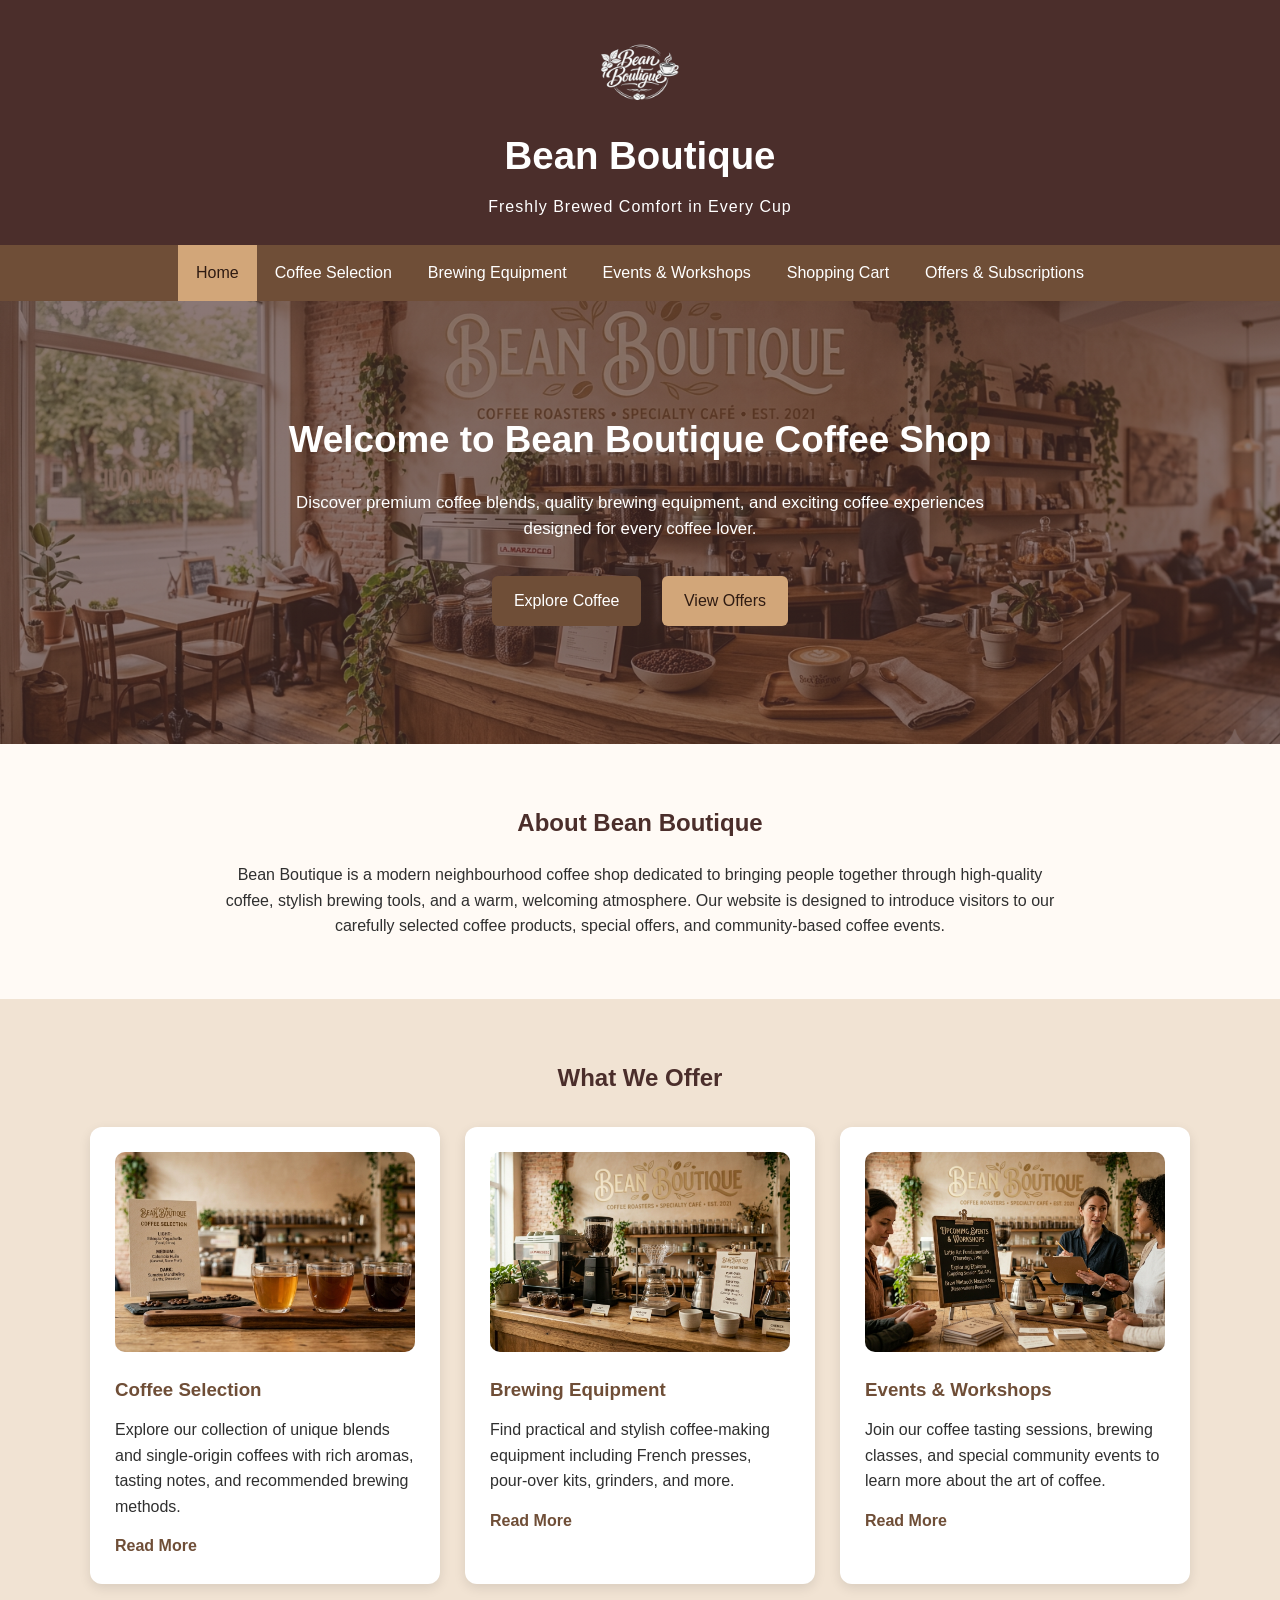
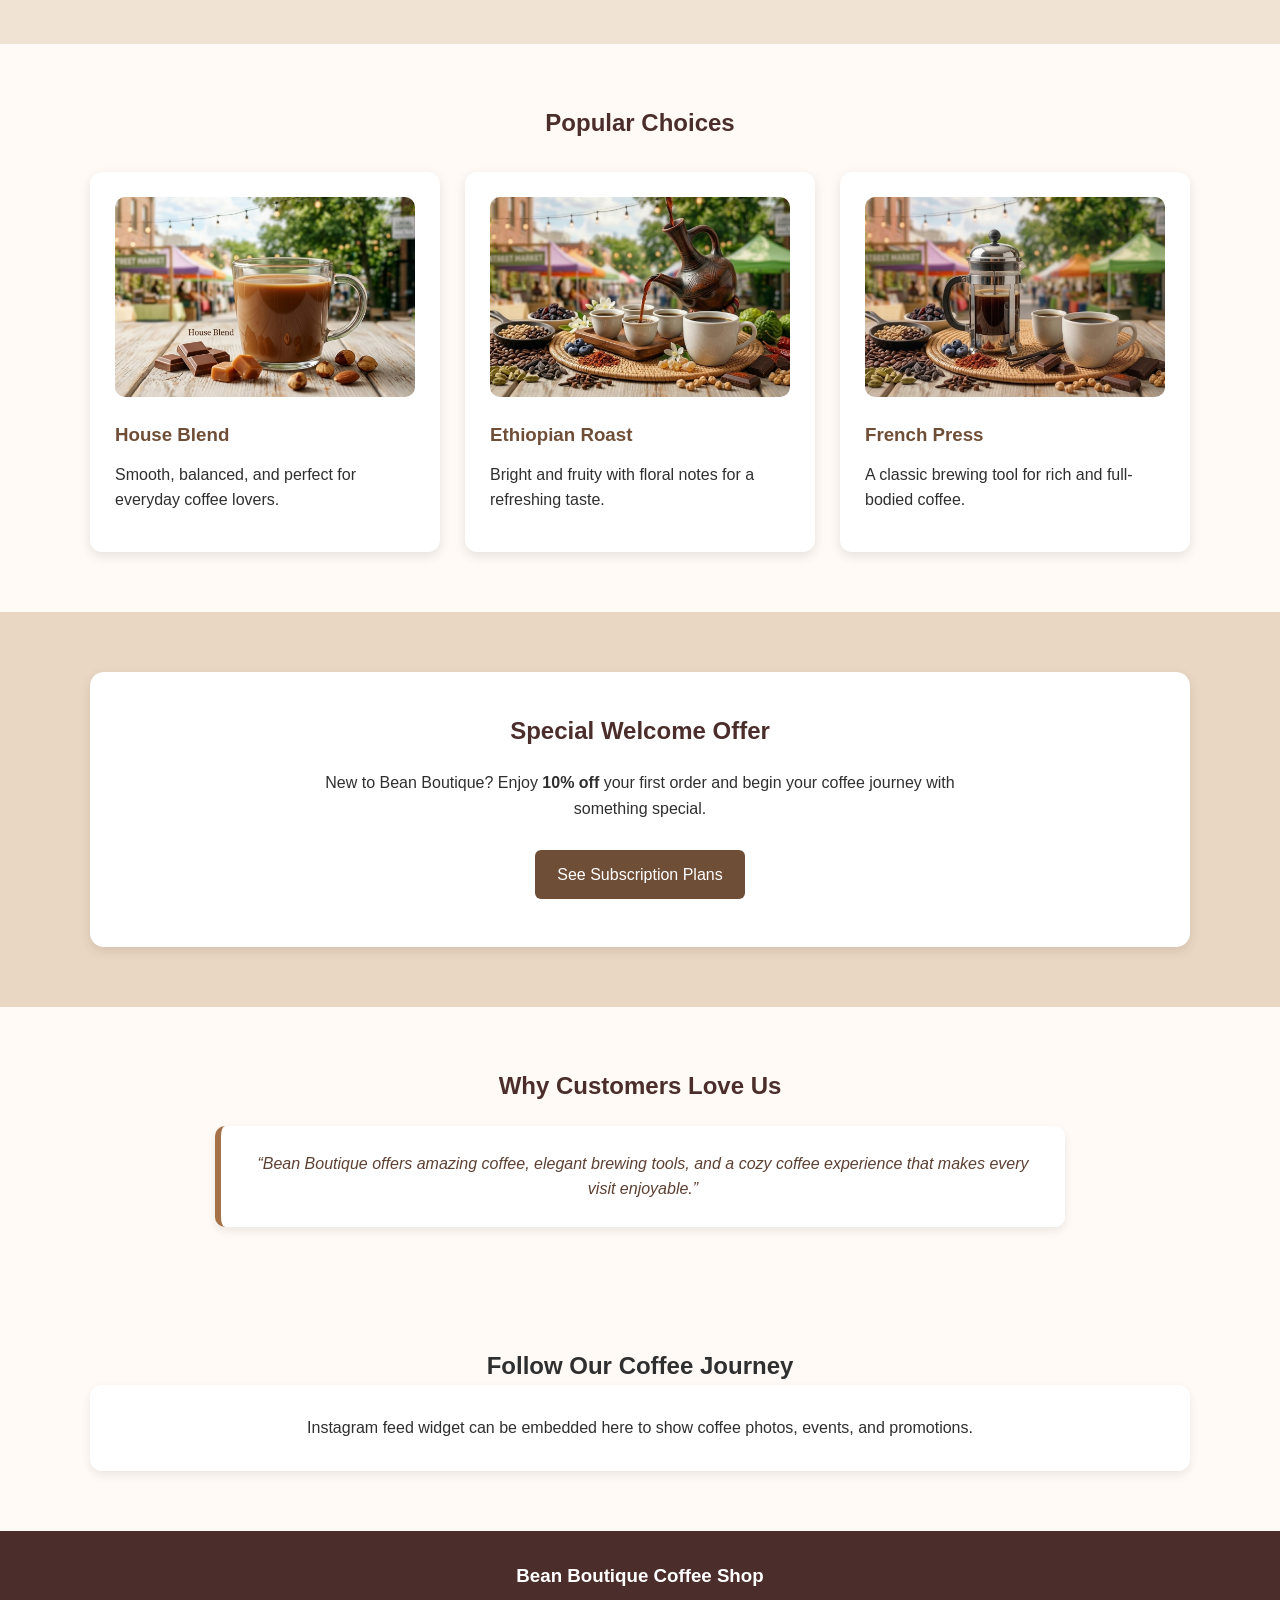
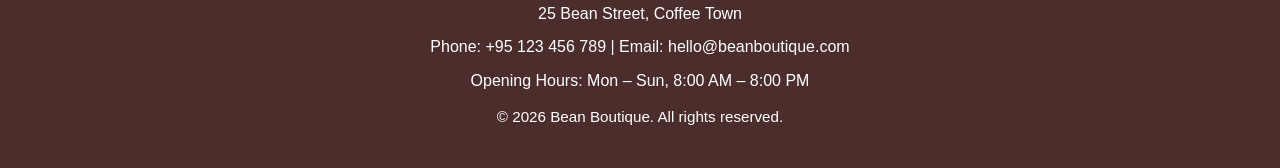
<file: index.html>
<!DOCTYPE html>
<html lang="en">
<head>
    <meta charset="UTF-8">
    <meta name="viewport" content="width=device-width, initial-scale=1.0">
    <title>Bean Boutique Coffee Shop</title>
    <link rel="stylesheet" href="style.css">
</head>
<body>

<header class="top-header">
    <div class="container header-content">
        <img src="image/logo.png" alt="Bean Boutique Logo" class="logo">
        <h1>Bean Boutique</h1>
        <p class="tagline">Freshly Brewed Comfort in Every Cup</p>
    </div>
</header>

    <nav class="navbar">
        <div class="container">
            <ul>
                <li><a href="index.html" class="active">Home</a></li>
                <li><a href="coffee.html">Coffee Selection</a></li>
                <li><a href="equipment.html">Brewing Equipment</a></li>
                <li><a href="events.html">Events & Workshops</a></li>
                <li><a href="cart.html">Shopping Cart</a></li>
                <li><a href="offers.html">Offers & Subscriptions</a></li>
            </ul>
        </div>
    </nav>

    <main>
        <section class="hero">
            <div class="container hero-content">
                <h2>Welcome to Bean Boutique Coffee Shop</h2>
                <p>
                    Discover premium coffee blends, quality brewing equipment,
                    and exciting coffee experiences designed for every coffee lover.
                </p>
                <div class="hero-buttons">
                    <a href="coffee.html" class="btn">Explore Coffee</a>
                    <a href="offers.html" class="btn secondary-btn">View Offers</a>
                </div>
            </div>
        </section>

        <section class="welcome section-spacing">
            <div class="container">
                <h2>About Bean Boutique</h2>
                <p>
                    Bean Boutique is a modern neighbourhood coffee shop dedicated to
                    bringing people together through high-quality coffee, stylish brewing
                    tools, and a warm, welcoming atmosphere. Our website is designed to
                    introduce visitors to our carefully selected coffee products, special
                    offers, and community-based coffee events.
                </p>
            </div>
        </section>

<section class="features section-spacing">
    <div class="container">
        <h2>What We Offer</h2>
        <div class="card-grid">

            <article class="card">
                <img src="image/cs.png" alt="Coffee Selection">
                <h3>Coffee Selection</h3>
                <p>
                    Explore our collection of unique blends and single-origin coffees
                    with rich aromas, tasting notes, and recommended brewing methods.
                </p>
                <a href="coffee.html">Read More</a>
            </article>

            <article class="card">
                <img src="image/brewing.png" alt="Brewing Equipment">
                <h3>Brewing Equipment</h3>
                <p>
                    Find practical and stylish coffee-making equipment including
                    French presses, pour-over kits, grinders, and more.
                </p>
                <a href="equipment.html">Read More</a>
            </article>

            <article class="card">
                <img src="image/ew.png" alt="Coffee Events">
                <h3>Events & Workshops</h3>
                <p>
                    Join our coffee tasting sessions, brewing classes, and special
                    community events to learn more about the art of coffee.
                </p>
                <a href="events.html">Read More</a>
            </article>

        </div>
    </div>
</section>

<section class="popular section-spacing">
    <div class="container">
        <h2>Popular Choices</h2>
        <div class="card-grid">

            <article class="product-box">
                <img src="image/1.png" alt="House Blend Coffee">
                <h3>House Blend</h3>
                <p>Smooth, balanced, and perfect for everyday coffee lovers.</p>
            </article>

            <article class="product-box">
                <img src="image/7.png" alt="Ethiopian Coffee">
                <h3>Ethiopian Roast</h3>
                <p>Bright and fruity with floral notes for a refreshing taste.</p>
            </article>

            <article class="product-box">
                <img src="image/8.png" alt="French Press Coffee">
                <h3>French Press</h3>
                <p>A classic brewing tool for rich and full-bodied coffee.</p>
            </article>

        </div>
    </div>
</section>

        <section class="offer section-spacing">
            <div class="container offer-box">
                <h2>Special Welcome Offer</h2>
                <p>
                    New to Bean Boutique? Enjoy <strong>10% off</strong> your first order
                    and begin your coffee journey with something special.
                </p>
                <a href="offers.html" class="btn">See Subscription Plans</a>
            </div>
        </section>

        <section class="testimonial section-spacing">
            <div class="container">
                <h2>Why Customers Love Us</h2>
                <blockquote>
                    “Bean Boutique offers amazing coffee, elegant brewing tools, and a cozy
                    coffee experience that makes every visit enjoyable.”
                </blockquote>
            </div>
        </section>

        <section class="social-feed section-spacing">
    <div class="container">
        <h2>Follow Our Coffee Journey</h2>
        <div class="social-box">
            <p>Instagram feed widget can be embedded here to show coffee photos, events, and promotions.</p>
        </div>
    </div>
</section>
    </main>

    <footer class="footer">
        <div class="container">
            <h3>Bean Boutique Coffee Shop</h3>
            <p>25 Bean Street, Coffee Town</p>
            <p>Phone: +95 123 456 789 | Email: hello@beanboutique.com</p>
            <p>Opening Hours: Mon – Sun, 8:00 AM – 8:00 PM</p>
            <p class="copyright">&copy; 2026 Bean Boutique. All rights reserved.</p>
        </div>
    </footer>

</body>
</html>
</file>
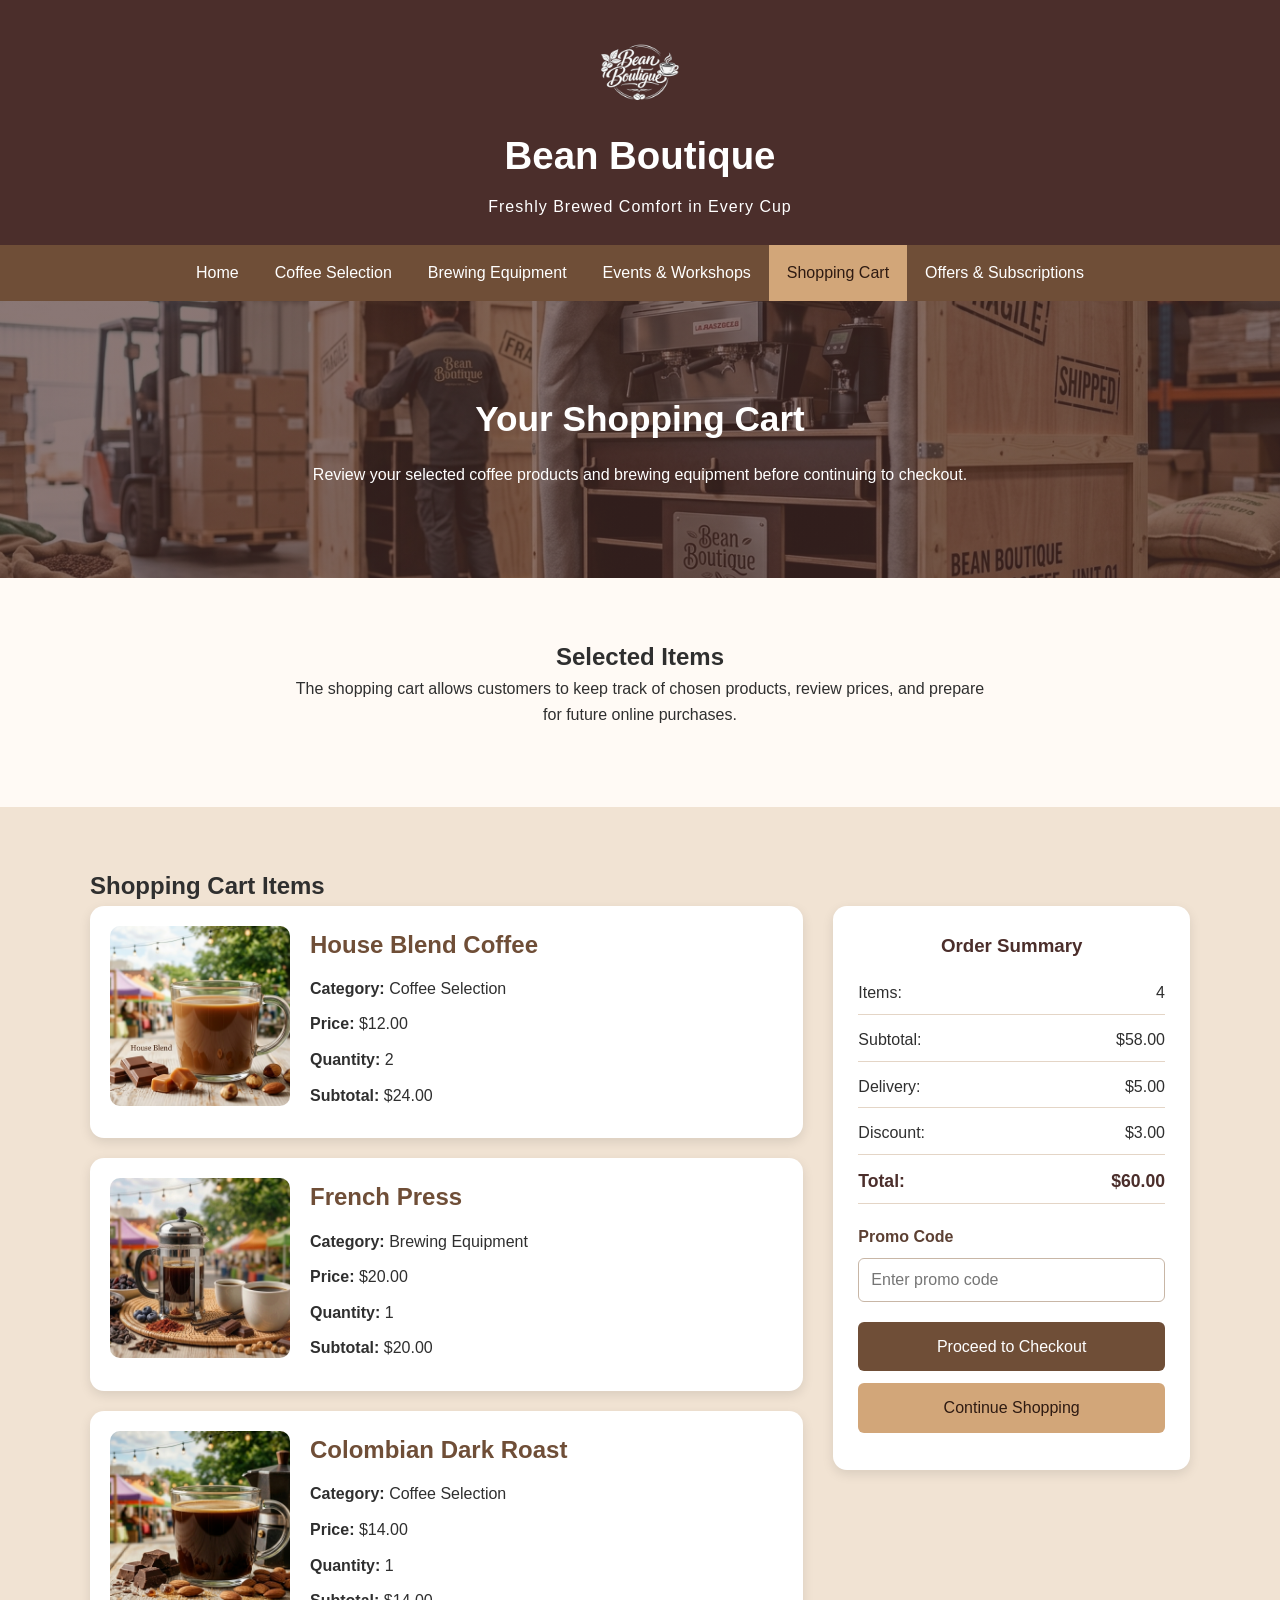
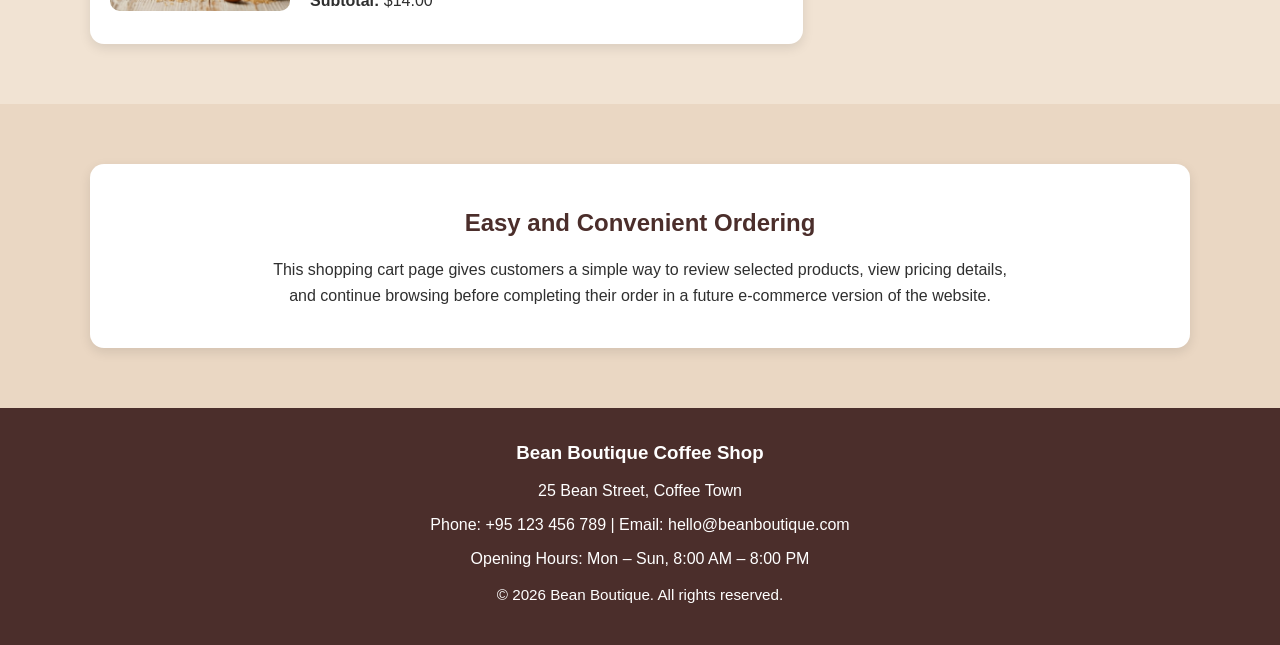
<file: cart.html>
<!DOCTYPE html>
<html lang="en">
<head>
    <meta charset="UTF-8">
    <meta name="viewport" content="width=device-width, initial-scale=1.0">
    <title>Shopping Cart | Bean Boutique</title>
    <link rel="stylesheet" href="style.css">
</head>
<body>

<header class="top-header">
    <div class="container header-content">
        <img src="image/logo.png" alt="Bean Boutique Logo" class="logo">
        <h1>Bean Boutique</h1>
        <p class="tagline">Freshly Brewed Comfort in Every Cup</p>
    </div>
</header>

    <nav class="navbar">
        <div class="container">
            <ul>
                <li><a href="index.html">Home</a></li>
                <li><a href="coffee.html">Coffee Selection</a></li>
                <li><a href="equipment.html">Brewing Equipment</a></li>
                <li><a href="events.html">Events & Workshops</a></li>
                <li><a href="cart.html" class="active">Shopping Cart</a></li>
                <li><a href="offers.html">Offers & Subscriptions</a></li>
            </ul>
        </div>
    </nav>

    <main>
        <section class="page-banner cart-banner">
            <div class="container">
                <h2>Your Shopping Cart</h2>
                <p>
                    Review your selected coffee products and brewing equipment before
                    continuing to checkout.
                </p>
            </div>
        </section>

        <section class="cart-intro section-spacing">
            <div class="container">
                <h2>Selected Items</h2>
                <p class="section-intro">
                    The shopping cart allows customers to keep track of chosen products,
                    review prices, and prepare for future online purchases.
                </p>
            </div>
        </section>

        <section class="cart-section section-spacing">
            <div class="container">
                <h2>Shopping Cart Items</h2>
                <div class="cart-layout">

                    <div class="cart-items">

                        <article class="cart-item">
                            <img src="image/1.png" alt="House Blend Coffee">
                            <div class="cart-item-details">
                                <h3>House Blend Coffee</h3>
                                <p><strong>Category:</strong> Coffee Selection</p>
                                <p><strong>Price:</strong> $12.00</p>
                                <p><strong>Quantity:</strong> 2</p>
                                <p><strong>Subtotal:</strong> $24.00</p>
                            </div>
                        </article>

                        <article class="cart-item">
                            <img src="image/8.png" alt="French Press">
                            <div class="cart-item-details">
                                <h3>French Press</h3>
                                <p><strong>Category:</strong> Brewing Equipment</p>
                                <p><strong>Price:</strong> $20.00</p>
                                <p><strong>Quantity:</strong> 1</p>
                                <p><strong>Subtotal:</strong> $20.00</p>
                            </div>
                        </article>

                        <article class="cart-item">
                            <img src="image/3.png" alt="Colombian Dark Roast Coffee">
                            <div class="cart-item-details">
                                <h3>Colombian Dark Roast</h3>
                                <p><strong>Category:</strong> Coffee Selection</p>
                                <p><strong>Price:</strong> $14.00</p>
                                <p><strong>Quantity:</strong> 1</p>
                                <p><strong>Subtotal:</strong> $14.00</p>
                            </div>
                        </article>

                    </div>

                    <aside class="cart-summary-box">
                        <h3>Order Summary</h3>
                        <p><span>Items:</span> <span>4</span></p>
                        <p><span>Subtotal:</span> <span>$58.00</span></p>
                        <p><span>Delivery:</span> <span>$5.00</span></p>
                        <p><span>Discount:</span> <span>$3.00</span></p>
                        <p class="cart-total"><span>Total:</span> <span>$60.00</span></p>

                        <div class="promo-box">
                            <label for="promo-code">Promo Code</label>
                            <input type="text" id="promo-code" placeholder="Enter promo code">
                        </div>

                        <a href="#" class="btn cart-btn">Proceed to Checkout</a>
                        <a href="coffee.html" class="btn secondary-btn cart-btn">Continue Shopping</a>
                    </aside>

                </div>
            </div>
        </section>

        <section class="cart-note section-spacing">
            <div class="container">
                <div class="highlight-box">
                    <h2>Easy and Convenient Ordering</h2>
                    <p>
                        This shopping cart page gives customers a simple way to review
                        selected products, view pricing details, and continue browsing
                        before completing their order in a future e-commerce version
                        of the website.
                    </p>
                </div>
            </div>
        </section>
    </main>

    <footer class="footer">
        <div class="container">
            <h3>Bean Boutique Coffee Shop</h3>
            <p>25 Bean Street, Coffee Town</p>
            <p>Phone: +95 123 456 789 | Email: hello@beanboutique.com</p>
            <p>Opening Hours: Mon – Sun, 8:00 AM – 8:00 PM</p>
            <p class="copyright">&copy; 2026 Bean Boutique. All rights reserved.</p>
        </div>
    </footer>

</body>
</html>
</file>
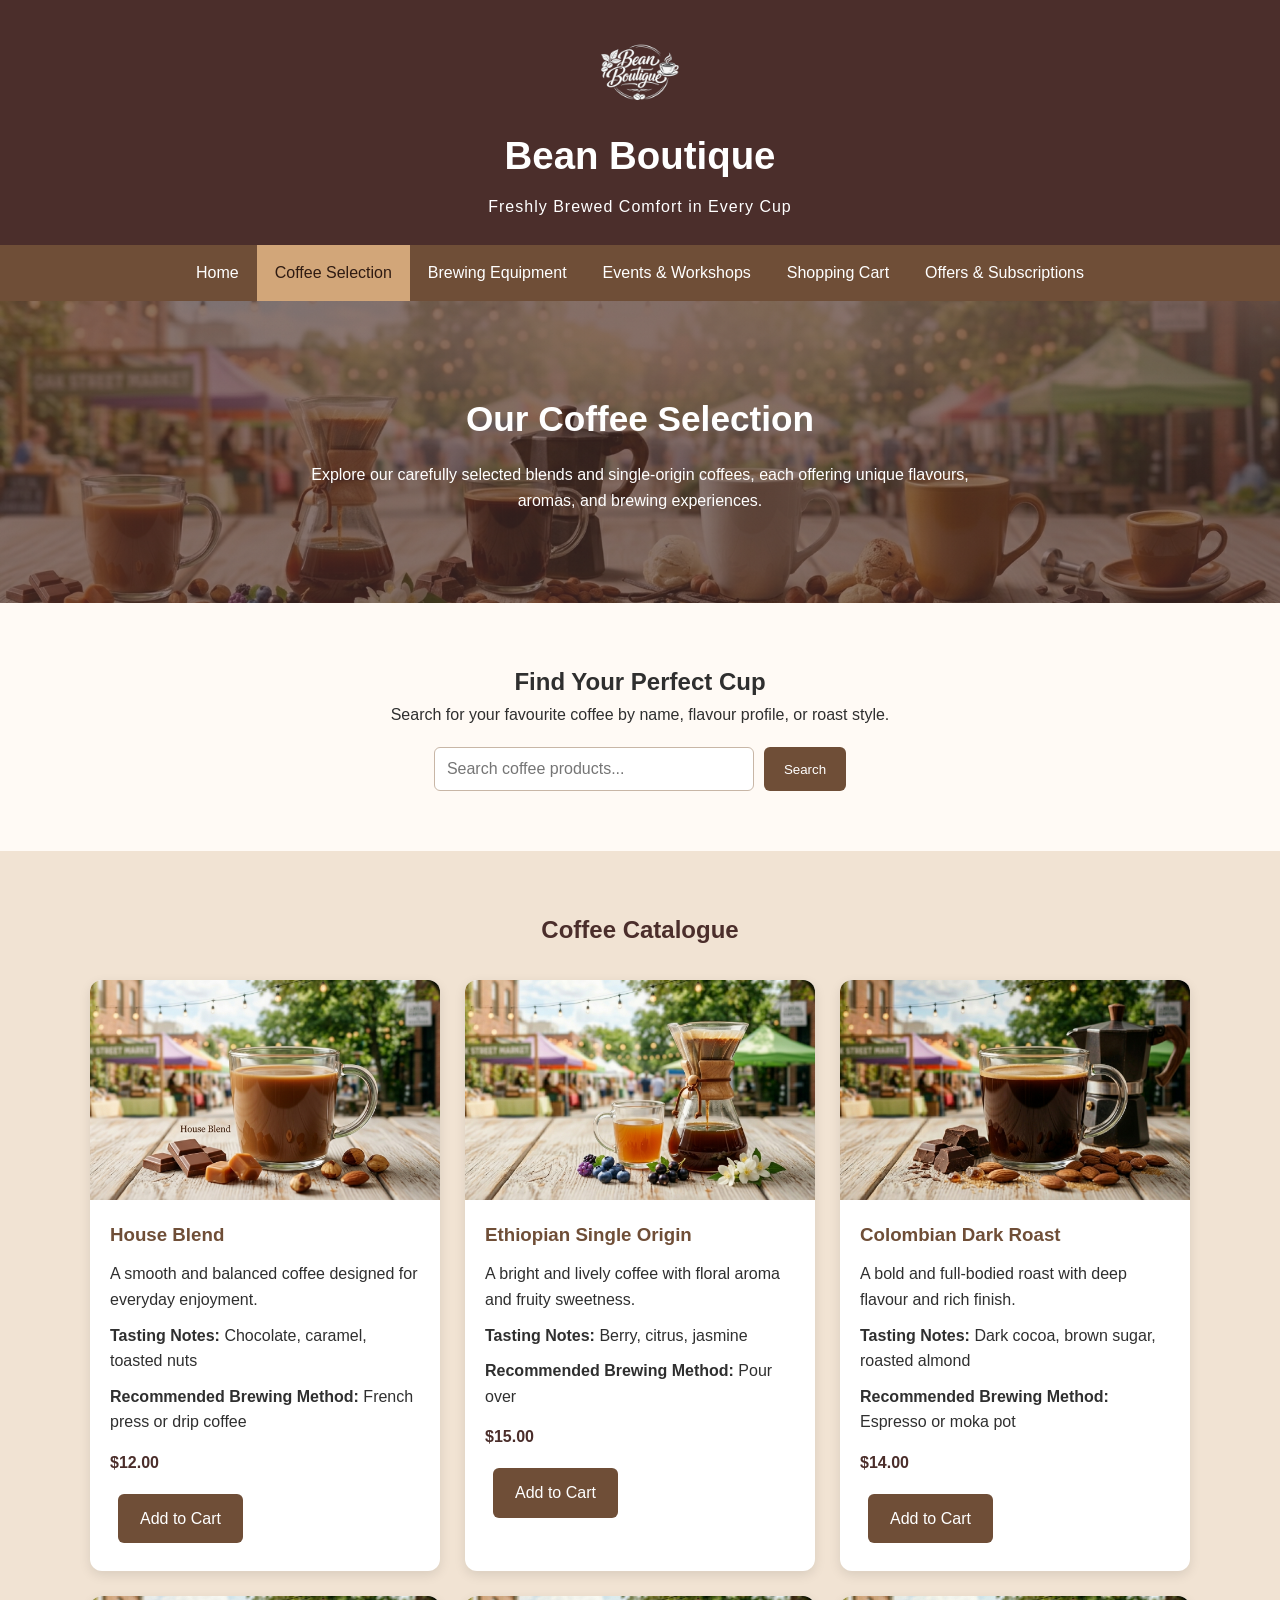
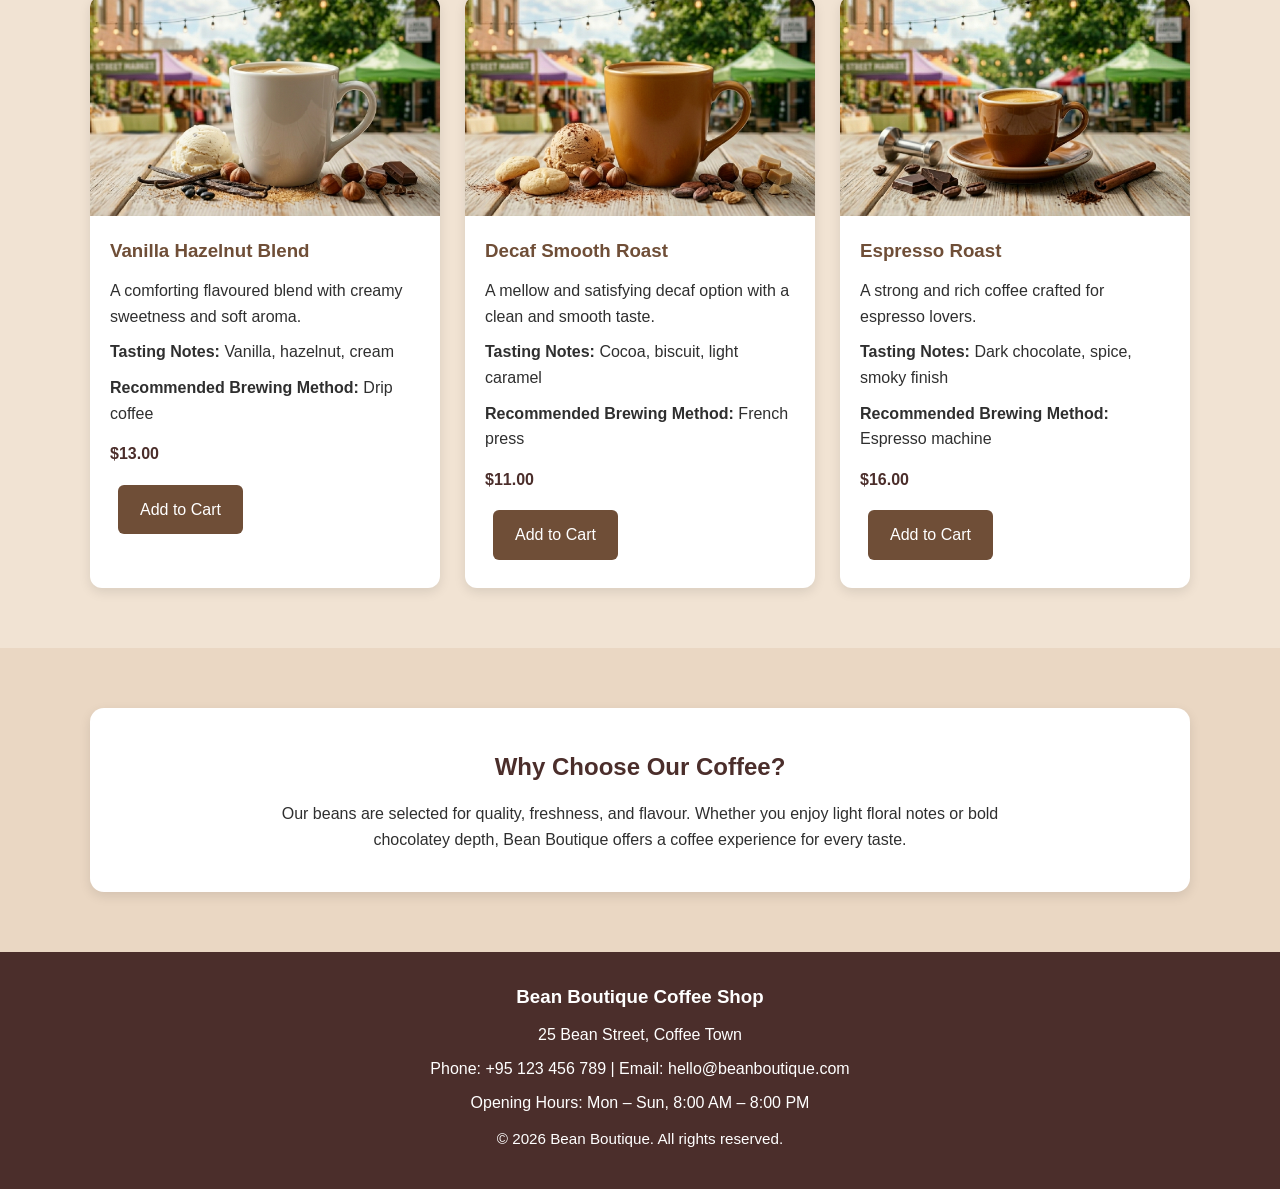
<file: coffee.html>
<!DOCTYPE html>
<html lang="en">
<head>
    <meta charset="UTF-8">
    <meta name="viewport" content="width=device-width, initial-scale=1.0">
    <title>Coffee Selection | Bean Boutique</title>
    <link rel="stylesheet" href="style.css">
</head>
<body>

<header class="top-header">
    <div class="container header-content">
        <img src="image/logo.png" alt="Bean Boutique Logo" class="logo">
        <h1>Bean Boutique</h1>
        <p class="tagline">Freshly Brewed Comfort in Every Cup</p>
    </div>
</header>

    <nav class="navbar">
        <div class="container">
            <ul>
                <li><a href="index.html">Home</a></li>
                <li><a href="coffee.html" class="active">Coffee Selection</a></li>
                <li><a href="equipment.html">Brewing Equipment</a></li>
                <li><a href="events.html">Events & Workshops</a></li>
                <li><a href="cart.html">Shopping Cart</a></li>
                <li><a href="offers.html">Offers & Subscriptions</a></li>
            </ul>
        </div>
    </nav>

    <main>
        <section class="page-banner coffee-banner">
            <div class="container">
                <h2>Our Coffee Selection</h2>
                <p>
                    Explore our carefully selected blends and single-origin coffees,
                    each offering unique flavours, aromas, and brewing experiences.
                </p>
            </div>
        </section>

        <section class="search-area section-spacing">
            <div class="container">
                <h2>Find Your Perfect Cup</h2>
                <p class="section-intro">
                    Search for your favourite coffee by name, flavour profile, or roast style.
                </p>
                <form class="search-box" action="#" method="get">
                    <input type="text" placeholder="Search coffee products...">
                    <button type="submit">Search</button>
                </form>
            </div>
        </section>

        <section class="coffee-catalogue section-spacing">
            <div class="container">
                <h2>Coffee Catalogue</h2>
                <div class="coffee-grid">

                    <article class="coffee-card">
                        <img src="image/1.png" alt="House Blend Coffee">
                        <div class="coffee-card-content">
                            <h3>House Blend</h3>
                            <p>
                                A smooth and balanced coffee designed for everyday enjoyment.
                            </p>
                            <p><strong>Tasting Notes:</strong> Chocolate, caramel, toasted nuts</p>
                            <p><strong>Recommended Brewing Method:</strong> French press or drip coffee</p>
                            <p class="price">$12.00</p>
                            <a href="cart.html" class="btn">Add to Cart</a>
                        </div>
                    </article>

                    <article class="coffee-card">
                        <img src="image/2.png" alt="Ethiopian Single Origin Coffee">
                        <div class="coffee-card-content">
                            <h3>Ethiopian Single Origin</h3>
                            <p>
                                A bright and lively coffee with floral aroma and fruity sweetness.
                            </p>
                            <p><strong>Tasting Notes:</strong> Berry, citrus, jasmine</p>
                            <p><strong>Recommended Brewing Method:</strong> Pour over</p>
                            <p class="price">$15.00</p>
                            <a href="cart.html" class="btn">Add to Cart</a>
                        </div>
                    </article>

                    <article class="coffee-card">
                        <img src="image/3.png" alt="Colombian Dark Roast Coffee">
                        <div class="coffee-card-content">
                            <h3>Colombian Dark Roast</h3>
                            <p>
                                A bold and full-bodied roast with deep flavour and rich finish.
                            </p>
                            <p><strong>Tasting Notes:</strong> Dark cocoa, brown sugar, roasted almond</p>
                            <p><strong>Recommended Brewing Method:</strong> Espresso or moka pot</p>
                            <p class="price">$14.00</p>
                            <a href="cart.html" class="btn">Add to Cart</a>
                        </div>
                    </article>

                    <article class="coffee-card">
                        <img src="image/4.png" alt="Vanilla Hazelnut Blend Coffee">
                        <div class="coffee-card-content">
                            <h3>Vanilla Hazelnut Blend</h3>
                            <p>
                                A comforting flavoured blend with creamy sweetness and soft aroma.
                            </p>
                            <p><strong>Tasting Notes:</strong> Vanilla, hazelnut, cream</p>
                            <p><strong>Recommended Brewing Method:</strong> Drip coffee</p>
                            <p class="price">$13.00</p>
                            <a href="cart.html" class="btn">Add to Cart</a>
                        </div>
                    </article>

                    <article class="coffee-card">
                        <img src="image/5.png" alt="Decaf Smooth Roast Coffee">
                        <div class="coffee-card-content">
                            <h3>Decaf Smooth Roast</h3>
                            <p>
                                A mellow and satisfying decaf option with a clean and smooth taste.
                            </p>
                            <p><strong>Tasting Notes:</strong> Cocoa, biscuit, light caramel</p>
                            <p><strong>Recommended Brewing Method:</strong> French press</p>
                            <p class="price">$11.00</p>
                            <a href="cart.html" class="btn">Add to Cart</a>
                        </div>
                    </article>

                    <article class="coffee-card">
                        <img src="image/6.png" alt="Espresso Roast Coffee">
                        <div class="coffee-card-content">
                            <h3>Espresso Roast</h3>
                            <p>
                                A strong and rich coffee crafted for espresso lovers.
                            </p>
                            <p><strong>Tasting Notes:</strong> Dark chocolate, spice, smoky finish</p>
                            <p><strong>Recommended Brewing Method:</strong> Espresso machine</p>
                            <p class="price">$16.00</p>
                            <a href="cart.html" class="btn">Add to Cart</a>
                        </div>
                    </article>

                </div>
            </div>
        </section>

        <section class="coffee-highlight section-spacing">
            <div class="container highlight-box">
                <h2>Why Choose Our Coffee?</h2>
                <p>
                    Our beans are selected for quality, freshness, and flavour. Whether
                    you enjoy light floral notes or bold chocolatey depth, Bean Boutique
                    offers a coffee experience for every taste.
                </p>
            </div>
        </section>
    </main>

    <footer class="footer">
        <div class="container">
            <h3>Bean Boutique Coffee Shop</h3>
            <p>25 Bean Street, Coffee Town</p>
            <p>Phone: +95 123 456 789 | Email: hello@beanboutique.com</p>
            <p>Opening Hours: Mon – Sun, 8:00 AM – 8:00 PM</p>
            <p class="copyright">&copy; 2026 Bean Boutique. All rights reserved.</p>
        </div>
    </footer>

</body>
</html>
</file>
<file: style.css>
* {
    margin: 0;
    padding: 0;
    box-sizing: border-box;
}

body {
    font-family: Arial, sans-serif;
    line-height: 1.6;
    background-color: #f7f3ef;
    color: #2f2f2f;
}

.container {
    width: 90%;
    max-width: 1100px;
    margin: 0 auto;
}

.top-header {
    background-color: #4b2e2b;
    color: #ffffff;
    text-align: center;
    padding: 25px 0;
}

.top-header h1 {
    font-size: 2.4rem;
    margin-bottom: 8px;
}

.header-content {
    display: flex;
    flex-direction: column;
    align-items: center;
}

.logo {
    width: 100px; 
    height: auto;
    margin-bottom: none;
}

.tagline {
    font-size: 1rem;
    letter-spacing: 1px;
}

.navbar {
    background-color: #6f4e37;
}

.navbar ul {
    list-style: none;
    display: flex;
    justify-content: center;
    flex-wrap: wrap;
}

.navbar ul li {
    margin: 0;
}

.navbar ul li a {
    display: block;
    color: #ffffff;
    text-decoration: none;
    padding: 15px 18px;
    transition: background-color 0.3s ease, color 0.3s ease;
}

.navbar ul li a:hover,
.navbar ul li a.active {
    background-color: #d2a679;
    color: #2f1b12;
}

.card img,
.product-box img {
    width: 100%;
    height: 200px;
    object-fit: cover;
    border-radius: 10px;
    margin-bottom: 15px;
}

.social-feed {
    background-color: #fffaf5;
    text-align: center;
}

.social-box {
    background-color: #ffffff;
    padding: 30px;
    border-radius: 12px;
    box-shadow: 0 4px 10px rgba(0, 0, 0, 0.08);
}

.hero {
    background: linear-gradient(rgba(75, 46, 43, 0.65), rgba(75, 46, 43, 0.65)),
                url("image/hero.png") no-repeat center center/cover;
    color: #ffffff;
    text-align: center;
    padding: 110px 20px;
}

.hero-content h2 {
    font-size: 2.3rem;
    margin-bottom: 20px;
}

.hero-content p {
    max-width: 700px;
    margin: 0 auto 25px;
    font-size: 1.05rem;
}

.hero-buttons {
    margin-top: 15px;
}

.btn {
    display: inline-block;
    text-decoration: none;
    background-color: #6f4e37;
    color: #ffffff;
    padding: 12px 22px;
    border-radius: 6px;
    margin: 8px;
    transition: background-color 0.3s ease, transform 0.3s ease;
}

.btn:hover {
    background-color: #a47148;
    transform: translateY(-2px);
}

.secondary-btn {
    background-color: #d2a679;
    color: #2f1b12;
}

.secondary-btn:hover {
    background-color: #e2bc95;
}

.section-spacing {
    padding: 60px 0;
}

.welcome,
.popular,
.testimonial {
    background-color: #fffaf5;
}

.features {
    background-color: #f1e3d3;
}

.welcome h2,
.features h2,
.popular h2,
.offer h2,
.testimonial h2 {
    text-align: center;
    margin-bottom: 20px;
    color: #4b2e2b;
}

.welcome p,
.testimonial blockquote {
    max-width: 850px;
    margin: 0 auto;
    text-align: center;
    font-size: 1rem;
}

.card-grid {
    display: grid;
    grid-template-columns: repeat(3, 1fr);
    gap: 25px;
    margin-top: 30px;
}

.card,
.product-box {
    background-color: #ffffff;
    padding: 25px;
    border-radius: 12px;
    box-shadow: 0 4px 12px rgba(0, 0, 0, 0.10);
    transition: transform 0.3s ease, box-shadow 0.3s ease;
}

.card:hover,
.product-box:hover {
    transform: translateY(-6px);
    box-shadow: 0 8px 18px rgba(0, 0, 0, 0.15);
}

.card h3,
.product-box h3 {
    color: #6f4e37;
    margin-bottom: 12px;
}

.card p,
.product-box p {
    margin-bottom: 14px;
}

.card a {
    color: #6f4e37;
    font-weight: bold;
    text-decoration: none;
}

.card a:hover {
    text-decoration: underline;
}

.offer {
    background-color: #ead7c3;
}

.offer-box {
    text-align: center;
    background-color: #ffffff;
    padding: 40px 25px;
    border-radius: 14px;
    box-shadow: 0 4px 12px rgba(0, 0, 0, 0.10);
}

.offer-box p {
    max-width: 700px;
    margin: 0 auto 20px;
}

.testimonial blockquote {
    font-style: italic;
    color: #5c4033;
    background-color: #ffffff;
    padding: 25px;
    border-left: 6px solid #a47148;
    border-radius: 10px;
    box-shadow: 0 4px 10px rgba(0, 0, 0, 0.08);
}

.footer {
    background-color: #4b2e2b;
    color: #ffffff;
    text-align: center;
    padding: 30px 15px;
}

.footer h3 {
    margin-bottom: 10px;
}

.footer p {
    margin-bottom: 8px;
}

.copyright {
    margin-top: 12px;
    font-size: 0.95rem;
}

.page-banner {
    color: #ffffff;
    text-align: center;
    padding: 90px 20px;
}

.coffee-banner {
    background: linear-gradient(rgba(75, 46, 43, 0.65), rgba(75, 46, 43, 0.65)),
                url("image/banner.png") no-repeat center center/cover;
}

.page-banner h2 {
    font-size: 2.2rem;
    margin-bottom: 15px;
}

.page-banner p {
    max-width: 700px;
    margin: 0 auto;
    font-size: 1rem;
}

.search-area {
    background-color: #fffaf5;
    text-align: center;
}

.section-intro {
    max-width: 700px;
    margin: 0 auto 20px;
}

.search-box {
    display: flex;
    justify-content: center;
    flex-wrap: wrap;
    gap: 10px;
    margin-top: 20px;
}

.search-box input {
    width: 320px;
    max-width: 100%;
    padding: 12px;
    border: 1px solid #c8b6a6;
    border-radius: 6px;
    font-size: 1rem;
}

.search-box button {
    padding: 12px 20px;
    border: none;
    background-color: #6f4e37;
    color: #ffffff;
    border-radius: 6px;
    cursor: pointer;
    transition: background-color 0.3s ease;
}

.search-box button:hover {
    background-color: #a47148;
}

.coffee-catalogue {
    background-color: #f1e3d3;
}

.coffee-catalogue h2 {
    text-align: center;
    margin-bottom: 30px;
    color: #4b2e2b;
}

.coffee-grid {
    display: grid;
    grid-template-columns: repeat(3, 1fr);
    gap: 25px;
}

.coffee-card {
    background-color: #ffffff;
    border-radius: 12px;
    overflow: hidden;
    box-shadow: 0 4px 12px rgba(0, 0, 0, 0.10);
    transition: transform 0.3s ease, box-shadow 0.3s ease;
}

.coffee-card:hover {
    transform: translateY(-6px);
    box-shadow: 0 8px 18px rgba(0, 0, 0, 0.15);
}

.coffee-card img {
    width: 100%;
    height: 220px;
    object-fit: cover;
    display: block;
}

.coffee-card-content {
    padding: 20px;
}

.coffee-card-content h3 {
    color: #6f4e37;
    margin-bottom: 12px;
}

.coffee-card-content p {
    margin-bottom: 10px;
}

.price {
    font-weight: bold;
    color: #4b2e2b;
    margin: 15px 0;
}

.coffee-highlight {
    background-color: #ead7c3;
}

.highlight-box {
    text-align: center;
    background-color: #ffffff;
    padding: 40px 25px;
    border-radius: 14px;
    box-shadow: 0 4px 12px rgba(0, 0, 0, 0.10);
}

.highlight-box h2 {
    color: #4b2e2b;
    margin-bottom: 15px;
}

.highlight-box p {
    max-width: 750px;
    margin: 0 auto;
}

.equipment-banner {
    background: linear-gradient(rgba(75, 46, 43, 0.65), rgba(75, 46, 43, 0.65)),
                url("image/brewing.png") no-repeat center center/cover;
}

.equipment-intro {
    background-color: #fffaf5;
    text-align: center;
}

.equipment-catalogue {
    background-color: #f1e3d3;
}

.equipment-catalogue h2,
.brewing-tips h2 {
    text-align: center;
    margin-bottom: 30px;
    color: #4b2e2b;
}

.equipment-grid {
    display: grid;
    grid-template-columns: repeat(3, 1fr);
    gap: 25px;
}

.equipment-card {
    background-color: #ffffff;
    border-radius: 12px;
    overflow: hidden;
    box-shadow: 0 4px 12px rgba(0, 0, 0, 0.10);
    transition: transform 0.3s ease, box-shadow 0.3s ease;
}

.equipment-card:hover {
    transform: translateY(-6px);
    box-shadow: 0 8px 18px rgba(0, 0, 0, 0.15);
}

.equipment-card img {
    width: 100%;
    height: 220px;
    object-fit: cover;
    display: block;
}

.equipment-card-content {
    padding: 20px;
}

.equipment-card-content h3 {
    color: #6f4e37;
    margin-bottom: 12px;
}

.equipment-card-content p {
    margin-bottom: 10px;
}

.brewing-tips {
    background-color: #ead7c3;
}

.tips-grid {
    display: grid;
    grid-template-columns: repeat(2, 1fr);
    gap: 20px;
}

.tip-box {
    background-color: #ffffff;
    padding: 25px;
    border-radius: 12px;
    box-shadow: 0 4px 10px rgba(0, 0, 0, 0.08);
    text-align: center;
    font-weight: bold;
    color: #5c4033;
}

.events-banner {
    background: linear-gradient(rgba(75, 46, 43, 0.65), rgba(75, 46, 43, 0.65)),
                url("image/ew.png") no-repeat center center/cover;
}

.events-intro {
    background-color: #fffaf5;
    text-align: center;
}

.events-catalogue {
    background-color: #f1e3d3;
}

.events-catalogue h2,
.registration-section h2,
.events-info h2 {
    text-align: center;
    margin-bottom: 30px;
    color: #4b2e2b;
}

.events-list {
    display: flex;
    flex-direction: column;
    gap: 25px;
}

.horizontal-event {
    display: flex;
    align-items: stretch;
    background-color: #ffffff;
    border-radius: 14px;
    overflow: hidden;
    box-shadow: 0 4px 12px rgba(0, 0, 0, 0.10);
    transition: transform 0.3s ease, box-shadow 0.3s ease;
}

.horizontal-event:hover {
    transform: translateY(-4px);
    box-shadow: 0 8px 18px rgba(0, 0, 0, 0.15);
}

.horizontal-event img {
    width: 320px;
    height: 100%;
    min-height: 260px;
    object-fit: cover;
    display: block;
    flex-shrink: 0;
}

.event-card-content {
    padding: 28px;
    flex: 1;
}

.event-card-content h3 {
    color: #6f4e37;
    margin-bottom: 15px;
    font-size: 1.8rem;
}

.event-card-content p {
    margin-bottom: 12px;
    font-size: 1rem;
    line-height: 1.7;
}

.registration-section {
    background-color: #ead7c3;
}

.registration-box {
    background-color: #ffffff;
    padding: 40px 30px;
    border-radius: 14px;
    box-shadow: 0 4px 12px rgba(0, 0, 0, 0.10);
    max-width: 900px;
    margin: 0 auto;
}

.registration-box p {
    text-align: center;
    margin-bottom: 25px;
}

.registration-form {
    display: flex;
    flex-direction: column;
    gap: 18px;
}

.form-row {
    display: grid;
    grid-template-columns: repeat(2, 1fr);
    gap: 15px;
}

.registration-form input,
.registration-form select,
.registration-form textarea {
    width: 100%;
    padding: 12px;
    border: 1px solid #c8b6a6;
    border-radius: 6px;
    font-size: 1rem;
    font-family: Arial, sans-serif;
}

.registration-form textarea {
    resize: vertical;
}

.registration-form button {
    padding: 12px 20px;
    border: none;
    background-color: #6f4e37;
    color: #ffffff;
    border-radius: 6px;
    cursor: pointer;
    font-size: 1rem;
    transition: background-color 0.3s ease;
    align-self: center;
}

.registration-form button:hover {
    background-color: #a47148;
}

.events-info {
    background-color: #fffaf5;
}

.map-section {
    background-color: #f1e3d3;
    text-align: center;
}

.map-box {
    position: relative;
    width: 100%;
    padding-bottom: 56.25%; /* 16:9 ratio */
    height: 0;
    overflow: hidden;
    border-radius: 12px;
}

.map-box iframe {
    position: absolute;
    top: 0;
    left: 0;
    width: 100%;
    height: 100%;
}

.security-box {
    margin-top: 20px;
    background-color: #fffaf5;
    border: 2px solid #d2a679;
    border-radius: 10px;
    padding: 15px;
    text-align: center;
}

.security-box img {
    width: 50px;
    height: auto;
    margin-bottom: 10px;
}

.cart-banner {
    background: linear-gradient(rgba(75, 46, 43, 0.65), rgba(75, 46, 43, 0.65)),
                url("image/cart.png") no-repeat center center/cover;
}

.cart-intro {
    background-color: #fffaf5;
    text-align: center;
}

.cart-section {
    background-color: #f1e3d3;
}

.cart-layout {
    display: grid;
    grid-template-columns: 2fr 1fr;
    gap: 30px;
    align-items: start;
}

.cart-items {
    display: flex;
    flex-direction: column;
    gap: 20px;
}

.cart-item {
    display: flex;
    gap: 20px;
    background-color: #ffffff;
    border-radius: 14px;
    overflow: hidden;
    box-shadow: 0 4px 12px rgba(0, 0, 0, 0.10);
    padding: 20px;
}

.cart-item img {
    width: 180px;
    height: 180px;
    object-fit: cover;
    border-radius: 10px;
    flex-shrink: 0;
}

.cart-item-details {
    flex: 1;
}

.cart-item-details h3 {
    color: #6f4e37;
    margin-bottom: 12px;
    font-size: 1.5rem;
}

.cart-item-details p {
    margin-bottom: 10px;
    line-height: 1.6;
}

.cart-summary-box {
    background-color: #ffffff;
    border-radius: 14px;
    padding: 25px;
    box-shadow: 0 4px 12px rgba(0, 0, 0, 0.10);
    position: sticky;
    top: 20px;
}

.cart-summary-box h3 {
    color: #4b2e2b;
    margin-bottom: 20px;
    text-align: center;
}

.cart-summary-box p {
    display: flex;
    justify-content: space-between;
    margin-bottom: 12px;
    padding-bottom: 8px;
    border-bottom: 1px solid #e4d5c6;
}

.cart-total {
    font-weight: bold;
    font-size: 1.1rem;
    color: #4b2e2b;
}

.promo-box {
    margin: 20px 0;
}

.promo-box label {
    display: block;
    margin-bottom: 8px;
    font-weight: bold;
    color: #5c4033;
}

.promo-box input {
    width: 100%;
    padding: 12px;
    border: 1px solid #c8b6a6;
    border-radius: 6px;
    font-size: 1rem;
}

.cart-btn {
    display: block;
    text-align: center;
    margin: 12px 0;
}

.cart-note {
    background-color: #ead7c3;
}

.offers-banner {
    background: linear-gradient(rgba(75, 46, 43, 0.65), rgba(75, 46, 43, 0.65)),
                url("image/offer.png") no-repeat center center/cover;
}

.offers-intro {
    background-color: #fffaf5;
    text-align: center;
}

.special-offers {
    background-color: #f1e3d3;
}

.special-offers h2,
.subscription-plans h2,
.subscription-benefits h2,
.subscription-signup h2 {
    text-align: center;
    margin-bottom: 30px;
    color: #4b2e2b;
}

.offers-grid {
    display: grid;
    grid-template-columns: repeat(3, 1fr);
    gap: 25px;
}

.offer-card {
    background-color: #ffffff;
    padding: 30px 22px;
    border-radius: 14px;
    box-shadow: 0 4px 12px rgba(0, 0, 0, 0.10);
    text-align: center;
    transition: transform 0.3s ease, box-shadow 0.3s ease;
}

.offer-card:hover {
    transform: translateY(-5px);
    box-shadow: 0 8px 18px rgba(0, 0, 0, 0.15);
}

.offer-card h3 {
    color: #6f4e37;
    margin-bottom: 15px;
}

.offer-card img {
    width: 100%;
    height: 180px;
    object-fit: cover;
    border-radius: 10px;
    margin-bottom: 15px;
}

.offer-card img {
    transition: transform 0.3s ease;
}

.offer-card:hover img {
    transform: scale(1.05);
}

.subscription-plans {
    background-color: #ead7c3;
}

.plans-grid {
    display: grid;
    grid-template-columns: repeat(3, 1fr);
    gap: 25px;
}

.plan-card {
    background-color: #ffffff;
    padding: 35px 25px;
    border-radius: 14px;
    box-shadow: 0 4px 12px rgba(0, 0, 0, 0.10);
    text-align: center;
    transition: transform 0.3s ease, box-shadow 0.3s ease;
}

.plan-card:hover {
    transform: translateY(-6px);
    box-shadow: 0 8px 18px rgba(0, 0, 0, 0.15);
}

.plan-card h3 {
    color: #6f4e37;
    margin-bottom: 12px;
}

.plan-card p {
    margin-bottom: 12px;
}

.plan-price {
    font-size: 1.4rem;
    font-weight: bold;
    color: #4b2e2b;
}

.featured-plan {
    border: 3px solid #a47148;
}

.subscription-benefits {
    background-color: #fffaf5;
}

.benefits-grid {
    display: grid;
    grid-template-columns: repeat(2, 1fr);
    gap: 20px;
}

.subscription-signup {
    background-color: #f1e3d3;
}


@media (max-width: 900px) {
    .coffee-grid {
        grid-template-columns: repeat(2, 1fr);
    }
        .card-grid {
        grid-template-columns: repeat(2, 1fr);
    }

    .hero-content h2 {
        font-size: 2rem;
    }
        .equipment-grid {
        grid-template-columns: repeat(2, 1fr);
    }

    .tips-grid {
        grid-template-columns: 1fr;
    }
    .events-grid {
        grid-template-columns: repeat(2, 1fr);
    }

        .horizontal-event {
        flex-direction: column;
    }

    .horizontal-event img {
        width: 100%;
        min-height: 240px;
    }

    .cart-layout {
        grid-template-columns: 1fr;
    }

    .cart-summary-box {
        position: static;
    }

    .offers-grid,
    .plans-grid {
        grid-template-columns: repeat(2, 1fr);
    }

    .benefits-grid {
        grid-template-columns: 1fr;
    }
}

@media (max-width: 600px) {
        .social-box,
        .security-box {
        padding: 20px;
        .navbar ul {
        flex-direction: column;
        align-items: center;
    }
    
    .card-grid {
        grid-template-columns: 1fr;
    }

    .hero {
        padding: 80px 15px;
    }

    .hero-content h2 {
        font-size: 1.7rem;
    }

    .top-header h1 {
        font-size: 2rem;
    }
    .equipment-grid {
        grid-template-columns: 1fr;
    }
    .coffee-grid {
        grid-template-columns: 1fr;
    }

    .page-banner h2 {
        font-size: 1.8rem;
    }

    .search-box {
        flex-direction: column;
        align-items: center;
    }

    .search-box input {
        width: 100%;
    }

    .events-grid {
        grid-template-columns: 1fr;
    }

    .form-row {
        grid-template-columns: 1fr;
    }

    .registration-box {
        padding: 30px 20px;
    }

    .event-card-content h3 {
        font-size: 1.4rem;
    }

    .cart-item {
        flex-direction: column;
    }

    .cart-item img {
        width: 100%;
        height: 220px;
    }

    .cart-item-details h3 {
        font-size: 1.3rem;
    }

    .offers-grid,
    .plans-grid {
        grid-template-columns: 1fr;
    }
}
}
</file>
